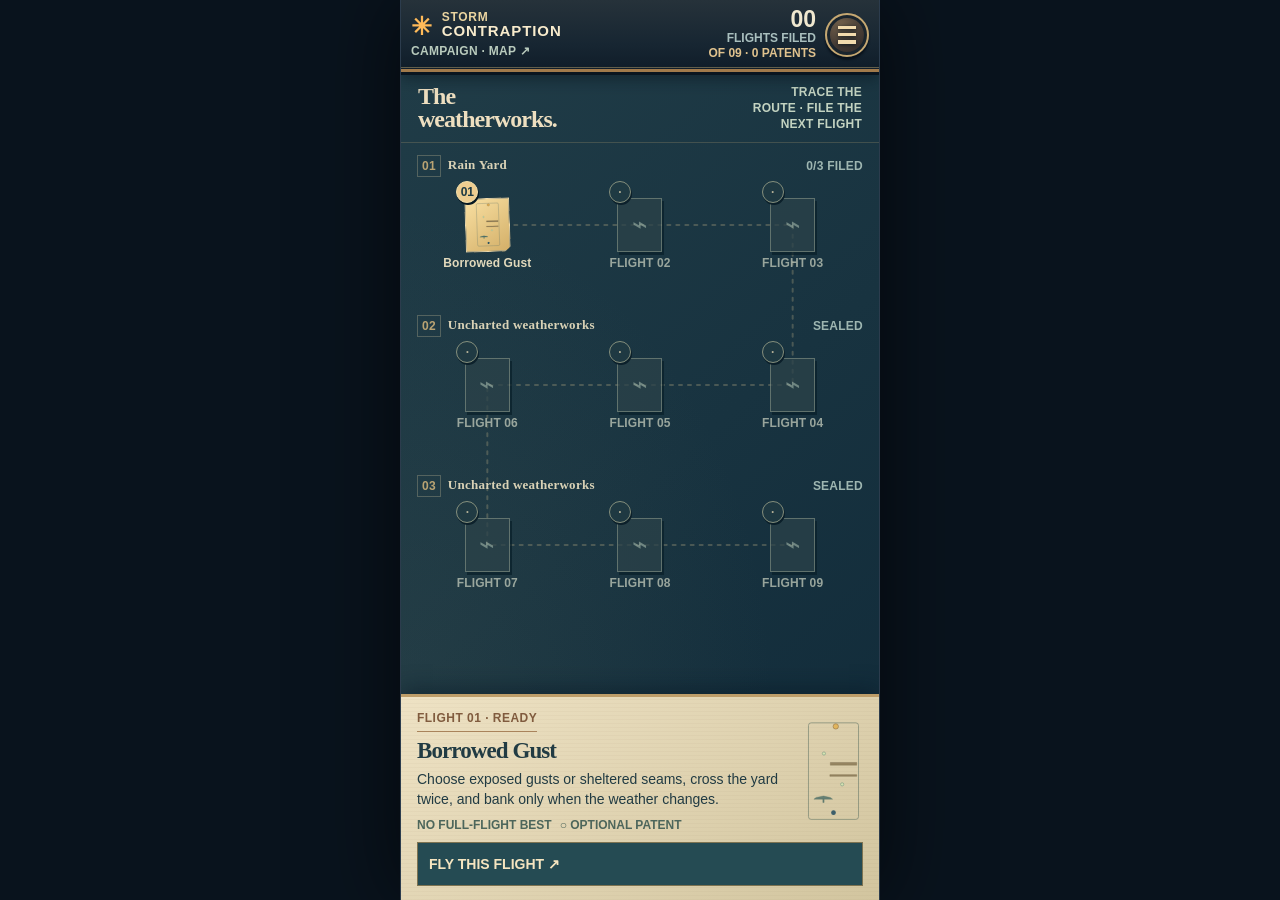
<file: index.html>
<!doctype html>
<html lang="en"><head><meta charset="utf-8"><meta name="viewport" content="width=device-width, initial-scale=1, viewport-fit=cover, maximum-scale=1"><meta name="theme-color" content="#111b29"><title>Storm Contraption · The Weatherworks Campaign</title>
<link rel="icon" href="./favicon.svg"><link rel="stylesheet" href="./style.css?v=storm-campaign-public-20261001-v1"><link rel="stylesheet" href="./expedition.css?v=storm-campaign-public-20261001-v1"><link rel="stylesheet" href="./alpha3.css?v=storm-campaign-public-20261001-v1"><link rel="stylesheet" href="./alpha4.css?v=storm-campaign-public-20261001-v1"><link rel="stylesheet" href="./chapters.css?v=storm-campaign-public-20261001-v1"><link rel="stylesheet" href="./campaign.css?v=storm-campaign-public-20261001-v1"></head><body>
<main class="machine lab campaign" data-mode="campaign" aria-label="Storm Contraption Campaign">
<header class="topbar"><button id="map-button" class="brand" aria-label="Campaign map"><span class="bolt">✳</span> STORM<br><strong>CONTRAPTION</strong><small class="version">CAMPAIGN · MAP ↗</small></button><div class="flight-data"><span id="height">000</span><small id="height-label">METRES UP</small><small id="best">BEST —</small></div><button id="pause-button" class="restart" aria-label="Open game menu" aria-haspopup="dialog" aria-controls="pause-sheet" aria-expanded="false"><span class="pause-icon" aria-hidden="true"></span></button></header>
<section class="scene" aria-label="Flying area"><canvas id="world" aria-hidden="true"></canvas><div class="stage-tag" id="stage"></div><div id="patent-count" class="patent-count" role="status" aria-live="polite">PATENT 0/1</div><div class="flight-notices"><div class="rest-hint" id="rest-hint" role="status">HOLD AIM · PULL FLAP TO FLY</div></div><div id="impact-notice" class="impact-notice" role="status" hidden><span id="impact-text"></span><button id="impact-retry">RETRY</button></div>
<div class="sheet" id="pause-sheet" role="dialog" aria-modal="true" aria-labelledby="pause-title" hidden><div class="sheet-card"><span class="eyebrow">THE WEATHERWORKS · FIELD MENU</span><h2 id="pause-title">PAUSED.</h2><p id="pause-hint"></p><p id="save-warning" class="save-warning" role="status" hidden></p><button id="pause-resume">RESUME FLIGHT</button><button id="pause-restart">RESTART AT BASKET</button><button id="pause-new">NEW FULL FLIGHT</button><button id="pause-map">CAMPAIGN MAP ↗</button><div class="feedback-options"><label><input id="sound-toggle" type="checkbox" checked> SOUND</label><label><input id="haptic-toggle" type="checkbox"> HAPTICS (if supported)</label><small id="audio-status"></small></div><div id="menu-options"><details class="field-notes" id="menu-notebook"><summary>Patent notebook <span id="notebook-count">0/9</span></summary><ol id="notebook-list"></ol></details><details class="field-notes"><summary>How to fly · field notes</summary><p>Hold the left lever to aim. Pull the right lever down to flap, then release to reset. Aim changes your next impulse, not your existing drift: flap the other way to brake. Checked mint baskets are the current respawn well. Gold paper is optional, not a hazard.</p><p>Keyboard: ←/→ + Space; Escape pauses. An earned-basket resume still files the flight for campaign progress. Resumed or manually basket-restarted flights are practice-only for best times; start a new full flight for a best time. Sound wakes on the first gesture. Reduced motion follows your device setting.</p><a href="./credits.html" target="_blank" rel="noopener">Photo credits ↗</a></details><details id="campaign-restart" class="field-notes" hidden><summary>Start campaign over</summary><p>Clear campaign filing and the current flight? Your notebook, best times and preferences stay.</p><button id="campaign-new">YES · START A NEW CAMPAIGN</button></details><details id="storage-reset" hidden><summary>Reset unreadable campaign data</summary><p>This deletes only campaign progress, records and preferences. Lab and earlier game saves stay untouched.</p><button id="reset-lab">CONFIRM CAMPAIGN RESET</button></details><p class="local-note"><a href="./credits.html" target="_blank" rel="noopener noreferrer">Art credits ↗</a></p></div><p id="pause-privacy" class="local-note">Progress, patents and best times stay in this browser. No game analytics.</p></div></div>
<div class="sheet" id="victory" role="region" aria-labelledby="victory-title" hidden><div class="sheet-card victory-card"><span class="eyebrow">AN INVENTION WORTH REPEATING</span><h2 id="victory-title">FLIGHT FILED.</h2><p id="report-level"></p><p id="report-scope" class="report-scope"></p><dl class="flight-report"><div><dt>FLIGHT TIME</dt><dd id="report-time"></dd></div><div><dt>PATENT</dt><dd id="report-patents"></dd></div><div><dt>CRASHES</dt><dd id="report-crashes"></dd></div><div><dt>BASKET RETRIES</dt><dd id="report-retries"></dd></div></dl><p id="report-best" class="report-best"></p><div class="flight-goals"><span id="goal-complete"></span><span id="goal-patents"></span><span id="goal-clean"></span></div><p id="campaign-ending" class="campaign-ending" hidden></p><button id="report-next" hidden>NEXT FLIGHT ↗</button><button id="report-map">CAMPAIGN MAP ↗</button><button id="report-replay">TRY THIS FLIGHT AGAIN</button></div></div>
</section>
<div class="controls" aria-label="Flight controls"><div class="aim-zone"><div class="control-label">AIM <small>HOLD TO STEER THRUST</small></div><div id="aim-track" class="aim-track" role="slider" tabindex="0" aria-label="Aim direction, hold while flapping" aria-valuemin="0" aria-valuemax="180" aria-valuenow="90" aria-valuetext="Up"><div class="ticks"><i></i><i></i><i></i><i></i><i></i></div><div id="aim-knob" class="aim-knob"><span>✳</span></div></div><div class="ends"><span>LEFT</span><span>UP</span><span>RIGHT</span></div></div><div class="flap-zone"><div class="control-label">FLAP</div><div id="flap-track" class="flap-track" role="slider" tabindex="0" aria-label="Wing lever, pull down to flap and release to reset" aria-valuemin="0" aria-valuemax="100" aria-valuenow="0"><div class="flap-line"></div><div id="flap-knob" class="flap-knob"><span>↕</span></div><span class="flap-top">RESET</span><span class="flap-bottom">POWER</span></div></div></div>
<section id="workbench" class="workbench route-overview" aria-labelledby="map-title">
<header class="map-header"><h1 id="map-title">The weatherworks.</h1><p id="campaign-summary" role="status">TRACE THE ROUTE · FILE THE NEXT FLIGHT</p></header>
<div class="route-scroll"><nav id="route-board" aria-label="Nine-flight campaign route"></nav></div>
<section id="flight-detail" class="flight-detail" aria-labelledby="detail-title"><div class="detail-body"><span id="detail-number" class="eyebrow"></span><h2 id="detail-title"></h2><p id="detail-premise"></p><div class="detail-record"><span id="detail-best"></span><span id="detail-patent"></span></div></div><figure id="detail-plan" aria-label="Compressed static flight plan, not to scale"></figure><div class="detail-actions"><button id="campaign-start">FLY THIS FLIGHT ↗</button><button id="continue-flight" hidden>VIEW FILED FLIGHT ↗</button></div><p id="storage-warning" role="status" hidden></p></section>
</section></main><script type="module" src="./src/chapters-main.mjs?v=storm-campaign-public-20261001-v1"></script></body></html>
</file>
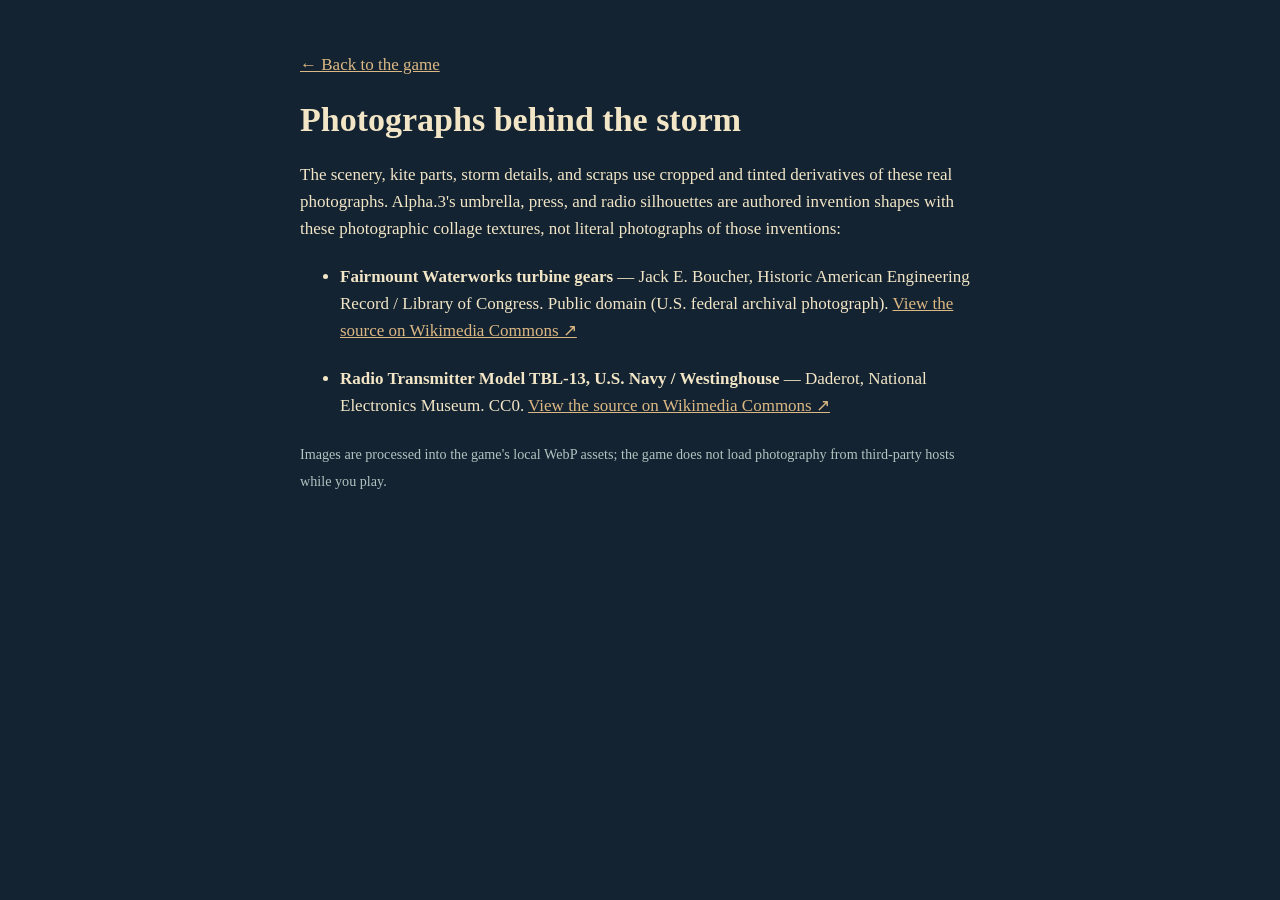
<file: credits.html>
<!doctype html>
<html lang="en"><head><meta charset="utf-8"><meta name="viewport" content="width=device-width, initial-scale=1"><title>Storm Contraption · Photo credits</title><style>html{background:#142331;color:#f2e6c7;font:17px/1.6 Georgia,serif}body{max-width:680px;margin:3rem auto;padding:0 1.3rem}a{color:#dcb884}li{margin:1.2rem 0}small{color:#b2c3c1}h1{line-height:1.1}</style></head>
<body><a href="./">← Back to the game</a><h1>Photographs behind the storm</h1>
<p>The scenery, kite parts, storm details, and scraps use cropped and tinted derivatives of these real photographs. Alpha.3's umbrella, press, and radio silhouettes are authored invention shapes with these photographic collage textures, not literal photographs of those inventions:</p>
<ul>
<li><strong>Fairmount Waterworks turbine gears</strong> — Jack E. Boucher, Historic American Engineering Record / Library of Congress. Public domain (U.S. federal archival photograph). <a href="https://commons.wikimedia.org/wiki/File:DETAIL_OF_TURBINE_GEARS_(4%27_x_5%27_negative)_-_Fairmount_Waterworks,_East_bank_of_Schuylkill_River,_Aquarium_Drive,_Philadelphia,_Philadelphia_County,_PA_HAER_PA,51-PHILA,328-80.tif">View the source on Wikimedia Commons ↗</a></li>
<li><strong>Radio Transmitter Model TBL-13, U.S. Navy / Westinghouse</strong> — Daderot, National Electronics Museum. CC0. <a href="https://commons.wikimedia.org/wiki/File:Radio_Transmitter_Model_TBL-13,_US_Navy,_Westinghouse_-_National_Electronics_Museum_-_DSC00251.JPG">View the source on Wikimedia Commons ↗</a></li>
</ul><small>Images are processed into the game's local WebP assets; the game does not load photography from third-party hosts while you play.</small>
</body></html>
</file>
<file: style.css>
*{box-sizing:border-box}html,body{margin:0;width:100%;height:100%;overflow:hidden;background:#09131d;color:#f2e6c7;font-family:Georgia,'Times New Roman',serif}button{font:inherit;cursor:pointer}.machine{position:relative;width:min(100%,480px);height:100dvh;min-height:520px;margin:auto;background:#152336;overflow:hidden;box-shadow:0 0 80px #0009;display:flex;flex-direction:column;border-inline:1px solid #a6bdc228}.topbar{z-index:5;display:flex;align-items:center;justify-content:space-between;height:72px;padding:12px 18px 9px;background:linear-gradient(180deg,#162535,#1b2b3a);border-bottom:2px solid #89969855;flex:none}.brand{font-family:Arial,sans-serif;letter-spacing:.13em;font-weight:800;line-height:.96;font-size:12px;color:#ebd5a0}.brand strong{font-size:15px;letter-spacing:.06em;color:#f8ebcc}.bolt{float:left;font-size:25px;color:#ffba59;margin:2px 9px 0 0}.flight-data{text-align:right;margin-left:auto;padding-right:18px;display:flex;flex-direction:column;line-height:1}.flight-data>span{font:bold 24px/1 Arial,sans-serif;font-variant-numeric:tabular-nums;color:#f0e8cf}.flight-data small{font:700 9px/1.8 Arial,sans-serif;letter-spacing:.14em;color:#a9bfbe}.restart{background:#ead8ac17;color:#f7e7c3;border:1px solid #b8bca26b;width:39px;height:39px;border-radius:50%;font:28px/28px Arial,sans-serif}.restart:active,.restart:focus-visible{background:#d19d56;color:#13202b;outline:2px solid #f4e4be}.scene{position:relative;flex:1;min-height:0;overflow:hidden;background:#1e3042}canvas{width:100%;height:100%;display:block}.stage-tag{position:absolute;left:17px;top:16px;padding:6px 9px;background:#13212cd9;border:1px solid #e1cfaa75;font:700 10px Arial,sans-serif;letter-spacing:.12em;color:#f5e0b8;pointer-events:none}.stage-tag span{color:#ffc16e}.log-status{position:absolute;right:17px;top:16px;padding:6px 8px;background:#13212cd9;border:1px solid #e1cfaa75;font:700 9px Arial,sans-serif;letter-spacing:.08em;color:#ddcfb1;pointer-events:none}.log-status[data-state="on"]{color:#b6e2c0;border-color:#77b98c}.log-status[data-state="off"]{color:#ffba82;border-color:#c98167}.controls{z-index:5;flex:none;position:absolute;left:0;right:0;bottom:0;height:calc(220px + env(safe-area-inset-bottom));display:flex;gap:18px;padding:14px 20px max(14px,env(safe-area-inset-bottom));pointer-events:none;user-select:none;-webkit-user-select:none}.aim-zone{flex:1;min-width:0;padding-top:2px}.flap-zone{width:85px;flex:none}.control-label{font:800 11px Arial,sans-serif;letter-spacing:.15em;color:#f5e8ca;display:flex;gap:7px;align-items:center;white-space:nowrap}.control-label>span{background:#c5995d;color:#172331;padding:2px 4px;letter-spacing:0}.control-label small{margin-left:auto;font:700 10px Arial,sans-serif;color:#b5c5bf;letter-spacing:0}.aim-track,.flap-track{touch-action:none;position:relative;outline:none;pointer-events:auto}.controls .control-label,.controls .ends{text-shadow:0 2px 3px #07121f,0 0 8px #07121f}.aim-track{height:66px;margin-top:29px;border-radius:9px;background:linear-gradient(180deg,#101d29,#314858 30%,#1b2c39 65%,#0e1a24);border:2px solid #69878d;box-shadow:inset 0 3px 12px #070f17,0 3px 0 #0a1822}.aim-track:before{content:'';position:absolute;left:8%;right:8%;top:50%;height:3px;background:#e3c89493;box-shadow:0 1px #18232c}.aim-track:focus-visible,.flap-track:focus-visible{outline:2px solid #ffd07c;outline-offset:3px}.ticks{position:absolute;inset:0 12px;display:flex;align-items:center;justify-content:space-between}.ticks i{height:15px;width:2px;background:#d0af7380}.ticks i:nth-child(3){height:26px;background:#e8d9a9}.aim-knob{position:absolute;left:50%;top:50%;transform:translate(-50%,-50%);width:54px;height:54px;display:grid;place-items:center;border-radius:50%;border:3px solid #f2d7a2;background:radial-gradient(circle at 33% 28%,#ffdb9a,#a76e42 54%,#513a32 73%);box-shadow:0 4px 8px #0009,inset 0 0 0 4px #533e32;color:#30242a;font:27px Arial,sans-serif;pointer-events:none}.aim-track.active .aim-knob,.flap-track.active .flap-knob{filter:brightness(1.25);box-shadow:0 0 18px #f5b95c88,0 4px 9px #0009}.ends{display:flex;justify-content:space-between;padding:9px 4px;font:700 9px Arial,sans-serif;letter-spacing:.1em;color:#bbcac7}.flap-track{height:170px;margin-top:8px;border-radius:9px;background:linear-gradient(90deg,#0e1b27,#324b58 30%,#192a39 75%,#0d1925);border:2px solid #68838c;box-shadow:inset 0 3px 12px #07111a;overflow:hidden}.flap-line{position:absolute;left:50%;top:18px;bottom:18px;width:4px;background:#d5a65a8c;transform:translateX(-50%)}.flap-knob{position:absolute;left:50%;top:21px;transform:translate(-50%,-50%);height:40px;width:59px;border-radius:7px;border:2px solid #f4cf86;background:linear-gradient(160deg,#c8a170,#765747);display:grid;place-items:center;box-shadow:0 4px 7px #0009;color:#f9e3b6;font:27px Arial,sans-serif;pointer-events:none}.flap-top,.flap-bottom{position:absolute;right:3px;font:700 7px Arial,sans-serif;letter-spacing:.05em;color:#b7c9ca;writing-mode:vertical-rl;pointer-events:none}.flap-top{top:5px}.flap-bottom{bottom:5px;color:#f3bb70}.message,.death{position:absolute;inset:0;display:flex;align-items:center;justify-content:center;z-index:3}.message{pointer-events:none;background:linear-gradient(180deg,#0a172813,#0a1728a8 62%,#0a172810)}.message-inner{text-align:center;width:min(94%,345px);margin-top:-10px;padding:19px 12px 25px;background:#132433c9;border:1px solid #d7b98593;box-shadow:8px 10px 0 #0b17225e;transform:rotate(-1deg)}.eyebrow{font:800 10px Arial,sans-serif;letter-spacing:.21em;color:#f6bc70}.message h1,.death h2{font:bold 44px/.89 Georgia,serif;letter-spacing:-.035em;margin:13px 0;color:#f5e6c2;text-shadow:3px 4px #091823}.message h1 em{font-style:normal;color:#ffbd63}.message p{font:13px/1.48 Arial,sans-serif;color:#d5dfdb;margin:15px 0 18px}.message p b{color:#ffcc82}.begin{font:800 11px Arial,sans-serif;letter-spacing:.13em;color:#162532;background:#f5c473;padding:10px 14px;display:inline-block}.privacy-note{display:block;margin-top:12px;font:10px/1.35 Arial,sans-serif;color:#b5c6c6}.message.dismissed{display:none}.death{background:#0b1625b9}.death[hidden]{display:none}.death-card{width:min(88%,300px);background:#eee1c3;color:#1d2b38;padding:23px 22px 20px;transform:rotate(2deg);box-shadow:9px 10px 0 #0d1724;border:2px dashed #654a38;text-align:center}.death-card .eyebrow{color:#a54b34}.death h2{color:#233547;text-shadow:none;font-size:40px}.death p{font:13px Arial,sans-serif}.death button{width:100%;background:#bc6344;border:0;color:#fff5da;padding:15px 12px;font:800 13px Arial,sans-serif;letter-spacing:.12em}.death button span{float:right}.death button:focus-visible{outline:3px solid #253746}@media(max-height:670px){.topbar{height:60px;padding-block:6px}.controls{height:calc(188px + env(safe-area-inset-bottom));padding-top:9px}.aim-track{margin-top:20px;height:54px}.aim-knob{height:47px;width:47px}.flap-track{height:139px}.message h1{font-size:36px}.message p{margin:8px 0 12px}.message-inner{padding:10px}}@media(max-width:350px){.controls{gap:11px;padding-inline:13px}.flap-zone{width:74px}.control-label small{display:none}.brand strong{font-size:12px}.aim-knob{width:48px;height:48px}}@media(prefers-reduced-motion:reduce){*{scroll-behavior:auto!important}}
/* Collage instrument and archival-paper skin. Original control geometry remains above. */
.topbar{position:relative;background:linear-gradient(180deg,#26323a,#172632 64%,#101d29);border-bottom:3px solid #a17a4b;box-shadow:0 3px 0 #0a151f,0 7px 14px #08131d80}.topbar:after{content:'';position:absolute;left:0;right:0;bottom:1px;border-bottom:1px solid #d2b77b6b;pointer-events:none}.flight-data{border-right:1px solid #ba9a644a;margin-right:11px;padding-right:13px}.restart{width:44px;height:44px;flex:none;background:radial-gradient(circle at 35% 25%,#73614b,#3c3430 65%,#211f22);border:2px solid #c5a872;box-shadow:inset 0 0 0 3px #1a252d,0 3px 2px #09121b}
.stage-tag,.log-status{z-index:1;box-shadow:2px 3px 0 #09131b9c,0 1px 5px #09131bb0;color:#263039}.stage-tag{left:15px;max-width:58%;padding:7px 8px 7px 11px;background:linear-gradient(108deg,#e9d6a9,#cbb688);border:1px solid #f5dfb5;border-left:4px solid #855e39;letter-spacing:.09em;clip-path:polygon(0 0,100% 0,100% 82%,97% 100%,0 100%);transform:rotate(-1deg)}.stage-tag span{color:#8a492e}.log-status{right:14px;max-width:37%;padding:7px 9px;background:linear-gradient(120deg,#e2d0a8,#b9a77f);border:1px solid #f0dab1;border-right:3px solid #705d44;letter-spacing:.05em;transform:rotate(1.5deg)}.log-status[data-state="on"]{color:#294c3f;border-right-color:#547c61}.log-status[data-state="off"]{color:#743d30;border-right-color:#a2583d}
.control-label,.ends{color:#f5e8ca;text-shadow:0 2px 3px #07121f,0 0 8px #07121f}.control-label>span{background:#d1ad72;color:#212d30;box-shadow:1px 2px 0 #16212b;transform:rotate(-4deg)}.control-label small{color:#f0e1be}.aim-track,.flap-track{border-color:#ab8c5d;border-radius:6px;box-shadow:inset 0 0 0 2px #2d3940,inset 0 4px 12px #080d14,3px 5px 0 #08131bbd}.aim-track{background:linear-gradient(180deg,#192937,#44545a 17%,#172532 40%,#16232e 75%,#0b1822)}.aim-track:before{height:4px;transform:translateY(-50%);background:linear-gradient(#8b6b43,#dbb774,#947149);border:1px solid #604a30;box-shadow:0 1px 2px #070e17}.ticks i{background:#dfbe83}.ticks i:nth-child(3){background:#f0dbad}.aim-knob{border-color:#e7c78e;background:radial-gradient(circle at 33% 28%,#f7d493,#ad7546 54%,#50392d 74%)}.aim-knob:after{content:'';position:absolute;inset:5px;border:1px solid #f4d6a774;border-radius:50%}.flap-track{background:linear-gradient(90deg,#121e28,#3b4b4f 20%,#1c3037 45%,#101e2b 75%,#15202a)}.flap-line{width:5px;background:linear-gradient(90deg,#6d5233,#d4af70,#5c4733);box-shadow:1px 0 2px #070f15}.flap-knob{border-radius:4px;border-color:#f0d195;background:linear-gradient(160deg,#d5ad75,#8b603c 55%,#574234);box-shadow:0 4px 7px #0009,inset 0 0 0 2px #6a4e37}.flap-top{color:#efe0ba}
.message{background:linear-gradient(180deg,#0815250d,#08152565 48%,#08152510)}.message-inner,.death-card{position:relative;isolation:isolate;background:linear-gradient(105deg,#b2946122 0 2%,transparent 2% 96%,#7b634a20 100%),repeating-linear-gradient(0deg,#6b513509 0 1px,transparent 1px 4px),linear-gradient(155deg,#f5e9cd,#e2cda6 68%,#d4ba8d);color:#24313a;border:1px solid #f9eac9;box-shadow:5px 7px 0 #1b2426bf,10px 13px 18px #07121ac9}
.message-inner{text-align:left;width:min(86%,330px);margin-top:-12px;padding:25px 19px 21px 25px;transform:rotate(-1.5deg);clip-path:polygon(0 0,100% 0,100% 96%,96% 98%,92% 97%,86% 100%,79% 98%,71% 100%,65% 98%,56% 100%,48% 98%,41% 100%,33% 98%,25% 100%,17% 98%,9% 100%,0 98%)}.message-inner:after{content:'';position:absolute;right:18px;top:9px;width:8px;height:8px;border-radius:50%;background:radial-gradient(circle at 33% 30%,#f3d797,#926b42 55%,#42362a);border:1px solid #725636;box-shadow:1px 2px 2px #3428168a}.eyebrow{display:inline-block;font:800 10px Arial,sans-serif;letter-spacing:.16em;color:#8a4e33;border-bottom:1px solid #a9835b;padding-bottom:5px}.message h1,.death h2{font:bold 42px/.9 Georgia,serif;letter-spacing:-.045em;margin:15px 0 13px;color:#25343a;text-shadow:1px 1px #fff8e2}.message h1 em{font-style:normal;color:#a45636}.message p{font:13px/1.48 Arial,sans-serif;color:#29353a;margin:12px 0 16px;max-width:235px}.message p b{color:#8e482f}.begin{font:800 10px Arial,sans-serif;letter-spacing:.09em;color:#f2dfb4;background:linear-gradient(120deg,#6b4830,#3a3430);border-left:3px solid #b27a44;box-shadow:3px 3px 0 #6e523a52;padding:10px 11px;display:inline-block;transform:rotate(1deg)}.privacy-note{display:block;margin-top:17px;padding-top:8px;border-top:1px solid #987b5990;max-width:270px;font:10px/1.35 Arial,sans-serif;color:#4c5350}
.death-card{width:min(85%,325px);padding:28px 22px 21px;transform:rotate(1.5deg);text-align:left;clip-path:polygon(0 0,100% 0,100% 94%,96% 95%,92% 94%,87% 99%,80% 97%,72% 100%,65% 97%,58% 100%,50% 97%,42% 100%,34% 97%,27% 100%,19% 97%,12% 100%,5% 97%,0 99%)}.death-card:after{content:'';position:absolute;left:17px;top:12px;width:10px;height:10px;border-radius:50%;background:radial-gradient(circle at 35% 30%,#f7dba6,#a27746 50%,#4d382b 75%);box-shadow:1px 2px 2px #3428168a}.death-card .eyebrow{margin-left:14px;color:#8b4935}.death h2{font-size:39px;margin:18px 0 8px;overflow-wrap:anywhere}.death p{font:13px/1.45 Arial,sans-serif;color:#3b4547;margin:0 0 20px;padding-bottom:12px;border-bottom:1px solid #a68762}.death button{min-height:48px;background:linear-gradient(115deg,#833d30,#a75c3c);border:1px solid #603b2f;color:#fff1cc;padding:12px 13px;text-align:left;font:800 12px Arial,sans-serif;box-shadow:3px 4px 0 #725b4288}.death button span{font-size:17px;line-height:12px}.death button:active{filter:brightness(1.2)}
.death[data-outcome="won"] .death-card{background:repeating-linear-gradient(0deg,#6b513509 0 1px,transparent 1px 4px),linear-gradient(155deg,#f5e9d2,#decea9 70%,#c4bb9a);border-color:#f5e9d4;box-shadow:5px 7px 0 #263e3dbf,10px 13px 18px #07121ac9}.death[data-outcome="won"] .eyebrow{color:#416a65}.death[data-outcome="won"] h2{color:#265457}.death[data-outcome="won"] button{background:linear-gradient(115deg,#315c5b,#4d7770);border-color:#315150}
/* The photographs sit behind, rather than on, the readable paper. */
.message::before,.death::before{content:'';position:absolute;left:50%;top:50%;width:115px;height:118px;background:url('./assets/gears-clipping.webp') center/contain no-repeat;transform:translate(63px,-205px) rotate(9deg);filter:drop-shadow(2px 5px 4px #07121acc)}.death::before{background-image:url('./assets/radio-clipping.webp');transform:translate(68px,-160px) rotate(11deg)}.death[data-outcome="won"]::before{background-image:url('./assets/goal-iris.webp');width:145px;transform:translate(52px,-160px) rotate(-12deg)}.message-inner,.death-card{z-index:1}
@media(max-height:760px){.message-inner{margin-top:-86px;padding:16px 18px 15px 22px}.message h1{font-size:36px;margin:9px 0}.message p{font-size:12px;line-height:1.38;margin:9px 0 11px}.privacy-note{margin-top:9px}.death-card{margin-top:-36px}}
@media(max-height:670px){.message-inner{margin-top:-32px;padding:14px 18px 17px 22px}.message h1{font-size:35px;margin:8px 0}.message p{margin:8px 0 10px;font-size:12px}.privacy-note{margin-top:10px}.death-card{padding-block:17px}.death h2{font-size:34px;margin:10px 0 6px}.death p{margin-bottom:10px;padding-bottom:8px}}
@media(max-width:350px){.stage-tag{font-size:9px;left:9px}.log-status{right:8px;font-size:8px}.message-inner{width:85%;padding-right:13px}.message h1{font-size:36px}.message p{font-size:12px}.death h2{font-size:34px}}
@media(max-height:590px){.message{align-items:flex-start}.message-inner{margin-top:55px;padding:10px 13px 11px 17px}.message h1{font-size:32px;margin:5px 0}.message p{line-height:1.3;margin:6px 0 8px}.begin{padding:7px 9px}.privacy-note{font-size:9.5px;line-height:1.25;margin-top:7px;padding-top:5px}.death-card{margin-top:-50px}}
</file>
<file: expedition.css>
/* Menus sit above the physical course, never between stages. */
.machine:has(.upgrade:not([hidden])) .scene{z-index:6}
.upgrade{position:absolute;inset:0;z-index:6;background:#081522d9;display:flex;align-items:center;justify-content:center;padding:12px}
.upgrade[hidden],.death[hidden]{display:none!important}
#pause-actions[hidden],#restart-confirm[hidden],.rest-hint[hidden]{display:none!important}
.upgrade-card{width:min(100%,340px);max-height:calc(100% - 16px);overflow-y:auto;overscroll-behavior:contain;touch-action:pan-y;padding:16px 17px;background:linear-gradient(155deg,#f5e9cd,#dfcba4 75%,#c5ae83);color:#253239;border:1px solid #f4deb4;border-left:4px solid #775638;box-shadow:5px 7px 0 #0b151cbc}
.upgrade h2{font:bold 24px/1 Georgia,serif;letter-spacing:-.045em;margin:9px 0 7px}
.upgrade p{font:12px/1.4 Arial,sans-serif;margin:0 0 10px}
.upgrade button{cursor:pointer;touch-action:manipulation;width:100%;min-height:44px;padding:9px 12px;border:1px solid #654a35;color:#f5e5bf;background:#435c5b;font:800 11px/1.25 Arial,sans-serif;text-align:left;letter-spacing:.05em}
.upgrade-card{width:min(100%,315px)}
#upgrade-choices{display:grid;gap:8px}
#upgrade-choices button strong,#upgrade-choices button small{display:block}
#upgrade-choices button small{font:11px/1.35 Arial,sans-serif;color:#e6dfc8;margin-top:4px;letter-spacing:0}
.upgrade button:focus-visible,.archive summary:focus-visible{outline:3px solid #314f5e;outline-offset:2px}
.flight-notices{position:absolute;z-index:3;right:14px;bottom:calc(275px + env(safe-area-inset-bottom));
  width:min(72%,240px);display:flex;flex-direction:column;align-items:flex-end;gap:9px;pointer-events:none}
.flight-toast,.rest-hint{width:max-content;max-width:100%;overflow-wrap:anywhere;text-align:center;pointer-events:none}
.flight-toast{padding:8px 11px;color:#173638;background:#e3edc9ed;border:1px solid #b7d6b4;
  box-shadow:2px 4px 0 #09131b9c;font:800 15px/1.3 Arial,sans-serif;letter-spacing:.04em;
  transform-origin:right bottom}
.flight-toast.popping{animation:notice-pop .36s cubic-bezier(.2,.7,.25,1) both}
@keyframes notice-pop{
  from{opacity:0;transform:translate(18px,7px) scale(.84)}
  68%{opacity:1;transform:translate(-3px,-2px) scale(1.04)}
  to{opacity:1;transform:none}
}
.flight-toast[hidden]{display:none}
.rest-hint{position:relative;padding:8px 10px;color:#f5edcf;background:#182c37ee;
  border:1px solid #b5d8b8a3;font:800 13.5px/1.3 Arial,sans-serif;letter-spacing:.05em}
.rest-hint::after{content:"";position:absolute;right:46px;top:100%;border:7px solid transparent;
  border-top-color:#b5d8b8a3;border-bottom:0}
.archive{border-block:1px solid #8a6e4f80;margin:10px 0 0;font:11px/1.42 Arial,sans-serif}
.archive summary{min-height:44px;display:flex;justify-content:space-between;align-items:center;cursor:pointer;font:800 10px Arial,sans-serif;letter-spacing:.06em;color:#314f52}
.archive summary span{color:#855b40}
.archive>div{padding:0 2px 11px;color:#344248}
.archive p{margin:8px 0}
.death{bottom:calc(265px + env(safe-area-inset-bottom))}
.death-card,.death[data-outcome="won"] .death-card{margin-top:0;max-height:calc(100% - 12px);overflow-y:auto}
.death[data-outcome="won"] .death-card:after{background:radial-gradient(circle at 35% 30%,#cef2dd,#477b72 58%,#263b3c)}
.death button:focus-visible{outline:3px solid #f3d599;outline-offset:2px}
/* Larger mechanical levers. Keep their physical travel aligned with the JS geometry. */
.controls{height:calc(265px + env(safe-area-inset-bottom))}
.aim-track{height:99px}
.aim-knob{width:81px;height:81px;font-size:31px}
.flap-track{height:213px}
.flap-knob{height:48px;top:25px}
.machine.awaiting-flap .flap-knob{animation:flap-ready-glow 1.35s ease-in-out infinite}
@keyframes flap-ready-glow{
  0%,100%{box-shadow:0 0 0 1px #b9e9b754,0 0 9px 3px #c8f6b477,inset 0 0 0 2px #6a4e37}
  50%{box-shadow:0 0 0 4px #b9e9b7b5,0 0 22px 9px #c8f6b4c7,inset 0 0 0 2px #6a4e37}
}
@media(prefers-reduced-motion:reduce){.machine.awaiting-flap .flap-knob{animation:none;box-shadow:0 0 0 3px #b9e9b7a8,0 0 14px 5px #c8f6b4a8}.flight-toast.popping{animation:none}}
.flap-top,.flap-bottom{right:0}
.flap-top{top:54px}.flap-bottom{bottom:54px}
.brand{background:none;border:0;padding:0;text-align:left;cursor:pointer;min-height:44px;flex:none;-webkit-tap-highlight-color:transparent}
.restart{-webkit-tap-highlight-color:transparent}
.brand:focus-visible{outline:2px solid #f6d69d;outline-offset:3px}
.flight-data #best{font-size:9px;letter-spacing:.09em;color:#e0c28e}
.pause-icon{display:block;width:19px;height:22px;margin:auto;background:linear-gradient(90deg,#f2dbad 0 6px,transparent 6px 12px,#f2dbad 12px 18px);filter:drop-shadow(0 1px 2px #07131a)}
.restart:disabled{opacity:.48;cursor:default}
.sheet[hidden]{display:none!important}
.machine.has-sheet .scene{z-index:6}
.sheet{position:absolute;inset:0;z-index:8;display:flex;align-items:center;justify-content:center;background:#081621d9;padding:17px}
.sheet-card{position:relative;isolation:isolate;width:min(100%,325px);max-height:calc(100% - 25px);overflow-y:auto;padding:24px 19px 20px;
  color:#25323a;background:repeating-linear-gradient(0deg,#6b513509 0 1px,transparent 1px 4px),linear-gradient(155deg,#f5e9cd,#dfcba4 75%,#c5ae83);
  border:1px solid #f8e4b9;box-shadow:5px 7px 0 #182b32b9,10px 13px 20px #06111ac9;
  clip-path:polygon(0 0,100% 0,100% 97%,95% 100%,87% 98%,79% 100%,70% 98%,61% 100%,51% 98%,42% 100%,32% 98%,23% 100%,13% 98%,0 100%)}
.sheet-card h2{font:bold 31px/.96 Georgia,serif;letter-spacing:-.04em;color:#253b3f;margin:13px 0 10px}
.sheet-card p{font:13px/1.45 Arial,sans-serif;color:#384647;margin:0 0 18px}
.sheet-card button,.sheet-card a{display:block;width:100%;min-height:46px;margin:8px 0;padding:11px 12px;text-align:left;
  border:1px solid #654a35;color:#f5e5bf;background:linear-gradient(115deg,#785037,#36353a);
  font:800 11px/1.3 Arial,sans-serif;letter-spacing:.07em;text-decoration:none;cursor:pointer}
.sheet-card a{background:linear-gradient(115deg,#396866,#2c4f55);border-color:#365e5d}
.sheet-card button:focus-visible,.sheet-card a:focus-visible{outline:3px solid #305c61;outline-offset:2px}
.sheet-card button:active,.sheet-card a:active{filter:brightness(1.2)}
.sheet-card button:disabled{opacity:.45;cursor:not-allowed}
.sheet-card .seed-readout{margin:-7px 0 8px;font:800 10px/1.4 Arial,sans-serif;letter-spacing:.08em;color:#40605b;overflow-wrap:anywhere}
.sheet-card .seed-context:not(:empty){margin:0 0 9px;padding:7px;border-left:3px solid #a36b49;background:#fff4d480;font-size:11px}
.seed-label{display:block;margin:4px 0 5px;font:800 10px Arial,sans-serif;letter-spacing:.09em;color:#314f52}
#run-seed{display:block;width:100%;min-height:44px;padding:9px 10px;border:1px solid #806848;background:#fff9e8;color:#253239;font:14px Arial,sans-serif}
#run-seed:focus-visible{outline:3px solid #305c61;outline-offset:2px}
#pause-restart-all{color:#4a3930;background:#dec8a5;border-color:#927250}
#restart-confirm p{margin:5px 0 12px}
#restart-confirm-go{background:linear-gradient(115deg,#974b39,#623128)}
.run-log{border-top:1px solid #8a6e4f80;margin-top:12px;padding-top:10px;font:11px/1.4 Arial,sans-serif;color:#384647}
.run-log label{display:flex;align-items:center;gap:9px;min-height:44px;font-weight:800;letter-spacing:.04em;cursor:pointer}
.run-log input{width:20px;height:20px;flex:none;accent-color:#305c61}
.run-log input:focus-visible{outline:3px solid #305c61;outline-offset:3px}
.sheet-card .run-log p{font:11px/1.4 Arial,sans-serif;margin:2px 0 8px}
.sheet-card #run-log-status{font-weight:800;margin:0;color:#45635b}
.sheet-card #run-log-status[data-state="off"]{color:#81503f}
#about-sheet .sheet-card{width:min(100%,285px);padding:19px 17px 15px}
#about-sheet .sheet-card h2{font-size:27px;margin:10px 0}
#about-sheet .sheet-card p{margin-bottom:12px}
#about-sheet .sheet-card a,#about-sheet .sheet-card button{min-height:44px;padding:9px 10px;margin:6px 0;font-size:10px}
@media(max-height:590px){
  .upgrade-card{padding:11px 13px;max-height:calc(100% - 8px)}
  .upgrade h2{font-size:21px;margin:5px 0}
  .upgrade p{font-size:11px;line-height:1.3}
  .death[data-outcome="won"] .death-card{padding:14px 18px 13px}
  .death[data-outcome="won"] h2{font-size:29px;margin:8px 0 4px}
  .death[data-outcome="won"] p{font-size:11px;line-height:1.3;margin-bottom:8px;padding-bottom:6px}
  .death[data-outcome="won"] button{font-size:10px;min-height:44px;padding:9px 11px}
}
@media(max-width:350px){
  .rest-hint::after{right:34px}
  .stage-tag{max-width:54%;font-size:8px;white-space:nowrap;padding:6px}
  .upgrade-card{padding:10px}
  .aim-knob{width:66px;height:66px}
  .flap-zone{min-width:75px}
}

/* Keep stage names as quiet orientation markers, not route instructions. */
.stage-tag{opacity:.78;font-size:9px;letter-spacing:.08em;padding:5px 7px;max-width:55%}
@media(max-width:350px){.stage-tag{font-size:8px;max-width:57%}}
</file>
<file: alpha3.css>
.version{display:block;margin:5px 0 0 35px;font:700 8px/1 Arial,sans-serif;letter-spacing:.14em;color:#b9cbbd}
.control-label small{display:block;font:700 7.5px/1.3 Arial,sans-serif;letter-spacing:.07em;margin-top:4px;color:#c5d3cb}
.aim-zone .control-label{min-height:25px}
.impact-notice{position:absolute;z-index:4;left:15px;right:15px;top:48px;width:max-content;max-width:calc(100% - 30px);padding:7px 10px;border-left:3px solid #f2a17e;background:#12212beb;color:#ffe4c3;font:800 10px/1.4 Arial,sans-serif;letter-spacing:.04em;pointer-events:none}
.impact-notice[hidden],.save-warning[hidden],#victory[hidden]{display:none!important}
.impact-notice{display:flex;align-items:center;gap:8px;padding-block:0}
.impact-notice span{max-width:230px}
.impact-notice button{pointer-events:auto;min-width:52px;min-height:44px;border:0;border-left:1px solid #cda37566;background:transparent;color:#ffe4c3;font:800 10px Arial,sans-serif;cursor:pointer}
.feedback-options{display:grid;gap:0;border-top:1px solid #9a825b80;padding-top:5px;margin-top:9px;font:800 10px/1.4 Arial,sans-serif;color:#344d50;letter-spacing:.05em}
.feedback-options label{display:flex;align-items:center;gap:9px;min-height:44px;cursor:pointer}
.feedback-options input{width:20px;height:20px;accent-color:#305c61;flex:none}
.feedback-options small{font:11px/1.4 Arial,sans-serif;letter-spacing:0;color:#4c625d;margin:1px 0 6px}
.save-warning{padding:8px;border-left:3px solid #a76142;background:#f5d9a8a0!important;font-size:11px!important}
.sheet-card{touch-action:pan-y;overscroll-behavior:contain}
.victory-card{background:repeating-linear-gradient(0deg,#57634109 0 1px,transparent 1px 4px),linear-gradient(155deg,#f3eed9,#d6dfbf 75%,#b7c9ad)}
.victory-card h2{font-size:36px;color:#315b56}
#victory-inspect{background:#d3d6b7;color:#3d5653;border-color:#7d9683}
.controls{padding-top:25px}
.flight-notices{max-width:78%;bottom:calc(240px + env(safe-area-inset-bottom))}
.rest-hint{font-size:12px;max-width:100%}
.keyboard-note{font-size:11px!important}
@media(max-width:350px){.control-label small{font-size:6.5px;letter-spacing:0}.flight-notices{right:9px;max-width:82%}.rest-hint{font-size:10px}.version{margin-left:33px}.stage-tag{font-size:8px}.impact-notice{font-size:9px;left:10px;right:10px}.victory-card h2{font-size:31px}}
@media(max-height:720px){.sheet-card{padding:18px 16px 14px;max-height:calc(100% - 20px)}.sheet-card h2{font-size:27px;margin-block:9px}.sheet-card p{font-size:12px;margin-bottom:10px}.sheet-card button{min-height:44px;margin-block:5px;padding:9px 11px}.feedback-options{margin-top:6px}.run-log{margin-top:7px;padding-top:5px}.run-log p{font-size:10px!important}.victory-card h2{font-size:31px}}
</file>
<file: alpha4.css>
.patent-count{position:absolute;z-index:2;right:15px;top:31px;color:#e1cf97;font:700 9px/1.4 Arial,sans-serif;letter-spacing:.1em;pointer-events:none;text-shadow:0 1px 3px #081725}
.flight-report{display:grid;gap:6px;margin:12px 0;padding:10px 0;border-block:1px solid #71958666;font:700 11px/1.4 Arial,sans-serif;letter-spacing:.05em;color:#35564e}
.flight-report div{display:flex;justify-content:space-between;gap:20px}.flight-report dd{margin:0;font-variant-numeric:tabular-nums;color:#213d38}.flight-report dt{font-size:9px;color:#52645a}
.sheet-card .report-scope{font:700 9px/1.4 Arial,sans-serif;letter-spacing:.07em;margin:4px 0;color:#5c6c58}.sheet-card .report-best{font:700 10px/1.4 Arial,sans-serif;margin:8px 0;color:#365f51}
.flight-goals{display:flex;justify-content:space-between;gap:5px;margin:9px 0 12px;font:700 8px/1.4 Arial,sans-serif;color:#737e69}.flight-goals .achieved{color:#275749}
.victory-card h2{font-size:32px;margin-block:9px}.victory-card p{font-size:12px;margin-bottom:7px}.victory-card .eyebrow{font-size:8px}
@media(max-height:720px){.victory-card{padding:14px 16px}.victory-card h2{font-size:27px;line-height:.98}.victory-card p{font-size:11px}.flight-report{margin:8px 0;gap:4px;padding:7px 0}.flight-goals{font-size:7px;margin-block:7px}.victory-card button{margin-block:4px}.patent-count{right:11px;font-size:8px}}
</file>
<file: chapters.css>
[hidden]{display:none!important}.lab .brand{background:none;border:0;text-align:left;padding:0}.lab .version{font-size:7px;letter-spacing:.06em}.workbench{position:absolute;inset:0;z-index:12;background:linear-gradient(145deg,#efe2c5,#d6c29b);color:#263b40;display:flex;flex-direction:column;min-height:0}.map-header{padding:22px 20px 12px;border-bottom:1px solid #99774a60;flex:none;background:linear-gradient(130deg,#f3e6caee,#e4d0aeee)}.map-header h1{font:bold 34px/1 Georgia,serif;margin:12px 0 7px;letter-spacing:-.055em}.map-header p{font:12px/1.4 Arial,sans-serif;margin:0}.map-header .eyebrow{font-size:8px}.workbench button{touch-action:manipulation;border:1px solid #7d694b;color:#253c40;background:#ede0c1;font:700 11px/1.3 Arial,sans-serif;min-height:44px}.workbench button:focus-visible,.workbench summary:focus-visible{outline:3px solid #2d6c70;outline-offset:2px}#continue-flight{width:100%;text-align:left;padding:9px 12px;margin-top:12px;background:#305d60;color:#fff0ce}#chapter-tabs{display:grid;grid-template-columns:repeat(3,minmax(0,1fr));flex:none;padding:8px 12px;gap:5px;background:#203840}#chapter-tabs button{padding:7px 5px;background:#314d51;color:#e1d5ba;border-color:#728c80;font-size:10px}#chapter-tabs button[aria-current=true]{background:#e8d5a6;color:#20393e;border-color:#ecd8a6}.map-scroll{overflow:auto;min-height:0;padding:2px 18px 22px;touch-action:pan-y;overscroll-behavior:contain}#chapter-premise{font:12px/1.45 Arial,sans-serif;color:#476064;margin:13px 0}#flight-list{display:grid;gap:9px}.flight-card{position:relative;border-left:3px solid #8d6841;border-bottom:1px solid #9c825660;padding:10px 0 11px 12px}.flight-card h2{font:700 20px/1.1 Georgia,serif;margin:0 0 6px}.flight-card .flight-number{font:700 9px Arial,sans-serif;color:#7d573b;margin-right:8px}.flight-card p{font:11px/1.45 Arial,sans-serif;margin:0 0 8px;max-width:350px}.flight-card button{width:100%;display:flex;justify-content:space-between;gap:8px;padding:8px 10px;text-align:left;background:#345c5e;color:#ffefcc;border-color:#325557}.flight-card button small{font:700 9px Arial,sans-serif;align-self:center;color:#d2ddc8}.map-goals{display:flex;gap:10px;flex-wrap:wrap;margin:7px 0;font:700 8px/1.3 Arial,sans-serif;color:#526760}.map-goals .achieved{color:#245c4b}.notebook{margin-top:20px;padding:13px 12px;border:1px solid #9e835c;background:#f5e9cc7d;box-shadow:3px 4px 0 #79654022}.notebook h2{margin:0 0 7px;font:700 21px Georgia,serif}.notebook h2 span{font:700 11px Arial,sans-serif;float:right;margin-top:6px}.notebook p{font:11px/1.4 Arial,sans-serif;margin:0 0 10px}.notebook ol{list-style:none;margin:0;padding:0;display:grid;gap:5px}.notebook li{font:11px/1.4 Arial,sans-serif;color:#6e7567;padding:5px 6px;border-bottom:1px dashed #a38f6970}.notebook li.found{color:#2e594e;background:#dce2be}.field-notes{margin-top:17px;font:12px/1.45 Arial,sans-serif}.field-notes summary,#storage-reset summary{min-height:44px;padding-block:12px;cursor:pointer}.field-notes a{color:#2b6065}.local-note{font:10px/1.45 Arial,sans-serif!important;color:#526460}.workbench .local-note{margin-top:20px}.lab .sheet-card .local-note{margin-top:10px}.lab .stage-tag{max-width:70%;font-size:9px}.lab .patent-count{top:48px}.lab .flight-notices{width:min(85%,270px)}#storage-warning{border-left:3px solid #a25f39;padding:6px 8px;margin-top:9px;background:#f5d5a1;font:11px/1.4 Arial,sans-serif}#storage-reset{font:11px/1.4 Arial,sans-serif}#storage-reset button{width:100%;margin:8px 0}#storage-reset p{font-size:11px}.lab .flight-data{padding-right:8px;margin-right:8px}.lab .sheet-card button{font-size:10px}.lab .flight-goals{font-size:8px}.lab .sheet-card h2{font-size:30px}.lab #report-level{font-weight:bold}.lab .controls{transition:none}.lab .sheet-card{max-height:calc(100% - 18px)}@media(max-width:350px){.map-header{padding:17px 16px 10px}.map-header h1{font-size:30px}.map-scroll{padding-inline:14px}#chapter-tabs{padding-inline:8px}#chapter-tabs button{font-size:9px}.lab .stage-tag{font-size:8px}.flight-card h2{font-size:18px}.lab .brand strong{font-size:13px}.lab .brand{font-size:11px}.lab .bolt{font-size:22px;margin-right:6px}.lab .version{margin-left:28px;font-size:6px}.lab .flight-data>span{font-size:21px}.lab .flight-data small{font-size:8px}.lab .topbar{padding-inline:12px}}
</file>
<file: campaign.css>
.campaign .topbar{z-index:31}.campaign .pause-icon{width:18px;height:18px;background:linear-gradient(#f2dbad 0 3px,transparent 3px 7px,#f2dbad 7px 10px,transparent 10px 14px,#f2dbad 14px 17px)}.campaign #pause-button[aria-expanded=true] .pause-icon{background:linear-gradient(45deg,transparent 43%,#f2dbad 43% 57%,transparent 57%),linear-gradient(-45deg,transparent 43%,#f2dbad 43% 57%,transparent 57%)}
.campaign .workbench{top:72px;background:radial-gradient(ellipse at 0 75%,#51635a33,transparent 55%),linear-gradient(140deg,#203c47,#102a39);color:#eedfc0;display:grid;grid-template-rows:auto minmax(0,1fr) auto;isolation:isolate}.campaign .map-header{padding:12px 17px 9px;background:transparent;border-bottom:1px solid #c4aa753b;display:flex;align-items:center;gap:16px;justify-content:space-between}.campaign .map-header h1{font:700 24px/.95 Georgia,serif;letter-spacing:-.04em;margin:0;max-width:180px}.campaign #campaign-summary{font:700 12px/1.35 Arial,sans-serif;letter-spacing:.02em;color:#c3d3c1;margin:0;text-align:right;max-width:110px}
.route-scroll{min-height:0;overflow:auto;overscroll-behavior:contain;touch-action:pan-y;padding:5px 16px 9px}#route-board{position:relative;min-height:324px;height:100%;max-height:480px;display:grid;grid-template-rows:repeat(3,minmax(108px,1fr));isolation:isolate}.route-wiring{position:absolute;inset:0;width:100%;height:100%;pointer-events:none;z-index:-1;overflow:visible}.route-wiring polyline{fill:none;stroke-linecap:round;stroke-linejoin:round}.route-unfiled{stroke:#a59b795a;stroke-width:2;stroke-dasharray:3 6}.route-filed{stroke:#dec087;stroke-width:3;filter:drop-shadow(0 1px 1px #09151b)}
.route-chapter{position:relative;min-height:108px}.route-chapter-title{display:flex;align-items:center;gap:7px;font:700 13px Georgia,serif;letter-spacing:.02em;margin:7px 0 2px;color:#d9d2b6}.route-chapter-title .chapter-index{color:#b9a373;font:800 12px Arial,sans-serif;letter-spacing:.02em;border:1px solid #a3a08666;padding:3px 4px}.route-chapter-title small{margin-left:auto;font:700 12px Arial,sans-serif;letter-spacing:.02em;color:#9eb6b1}.route-stops{display:grid;grid-template-columns:repeat(3,minmax(0,1fr));align-items:center;justify-items:center;gap:12px;height:calc(100% - 30px)}.campaign .route-node{position:relative;display:flex;flex-direction:column;align-items:center;justify-content:center;gap:4px;width:100%;height:100%;min-height:66px;border:0;background:none;color:#e2d9bc;padding:0;font:700 12px/1.3 Arial,sans-serif;text-align:center}.route-face{position:relative;display:flex;align-items:center;justify-content:center;width:45px;height:54px;background:linear-gradient(140deg,#e9d6aa,#b6b69b);border:1px solid #eed9aa;box-shadow:3px 4px 0 #08192388;transform:rotate(-2deg);clip-path:polygon(0 0,100% 0,100% 91%,87% 100%,0 100%)}.route-face svg{width:26px;height:48px}.route-pin{position:absolute;left:calc(50% - 31px);top:2px;z-index:2;background:#213b43;border:1px solid #a8ad90;color:#e6d8b2;width:22px;height:22px;display:grid;place-items:center;border-radius:50%;font:800 12px Arial,sans-serif;box-shadow:1px 2px 0 #071923}.route-label{min-height:31px;max-width:100px;letter-spacing:.01em}.campaign .route-node:disabled{cursor:default;opacity:.75;color:#c3cbbb}.route-node:disabled .route-face{background:#2b4249;border-color:#78877c;box-shadow:2px 3px 0 #09202a;clip-path:none;transform:none}.route-lock{font:26px Georgia,serif;color:#8da298}.route-node.is-selected .route-face{background:linear-gradient(145deg,#f9e0a2,#d3af68);box-shadow:0 0 0 2px #e8c483,4px 5px 0 #08192388}.route-node.is-current .route-pin{background:#edcd90;color:#1c3943;border-color:#f1dea9}.route-node.is-filed .route-pin{background:#477268;color:#e5edce}.campaign .route-node:focus-visible{outline:2px solid #efca89;outline-offset:2px;border-radius:3px}.route-node:active .route-face{filter:brightness(1.14)}
.plan-frame{fill:none;stroke:#6b7c6b;stroke-width:.8}.plan-umbrella{fill:#53736b;stroke:#315a55;stroke-width:.35}.plan-press{fill:#8a7854;stroke:#615539;stroke-width:.35}.plan-radio{fill:#846f4c;stroke:#675339;stroke-width:.35}.plan-well{fill:#d5e7b3;stroke:#477b6e;stroke-width:.5}.plan-start{fill:#214b60}.plan-goal{fill:#e3b150;stroke:#785934;stroke-width:.6}
.campaign .flight-detail{position:relative;display:grid;grid-template-columns:minmax(0,1fr) 59px;gap:8px 13px;background:repeating-linear-gradient(0deg,#6b513509 0 1px,transparent 1px 4px),linear-gradient(145deg,#eee2c4,#d2c59f);color:#213b43;border-top:3px solid #bd9d69;padding:13px 16px 14px;box-shadow:0 -6px 20px #0718247a}.detail-body{min-width:0}.campaign .flight-detail .eyebrow{font-size:12px;letter-spacing:.04em;padding-bottom:4px;color:#805b3e}.flight-detail h2{font:700 23px/1 Georgia,serif;letter-spacing:-.04em;margin:7px 0}.flight-detail p{font:14px/1.45 Arial,sans-serif;margin:0}.detail-record{display:flex;flex-wrap:wrap;gap:3px 8px;font:700 12px/1.4 Arial,sans-serif;margin-top:8px;letter-spacing:.04em;color:#4d665b}#detail-plan{margin:0;align-self:center;height:108px;opacity:.85}#detail-plan svg{width:59px;height:108px}.detail-actions{grid-column:1/-1;display:flex;gap:7px}.campaign .detail-actions button{min-height:44px;border:1px solid #7d7351;padding:8px 11px;margin:0;background:#254b53;color:#f5e5c0;font:800 14px/1.3 Arial,sans-serif;text-align:left;flex:1}.campaign #continue-flight{background:transparent;color:#305654;font-size:14px}.campaign #storage-warning{grid-column:1/-1;margin:0;padding:7px;background:#f5d9a8;font-size:14px}.campaign .campaign-ending{font:14px/1.5 Arial,sans-serif}.campaign #report-next{background:#e8d5a6;color:#183d46}
.campaign #pause-sheet{inset:72px 0 0;z-index:30;background:#061923d9}.campaign #pause-sheet .sheet-card{max-height:calc(100% - 12px);width:min(100%,360px);overflow:auto}.campaign #menu-options{margin-top:7px}.campaign #menu-options summary{min-height:44px;display:flex;align-items:center;gap:9px;cursor:pointer;font:800 14px Arial,sans-serif;color:#325550}.campaign #menu-options .field-notes{margin:0;border-top:1px solid #9a825b80;padding:0 1px}.campaign #menu-options p{font:14px/1.45 Arial,sans-serif}.campaign #menu-options label{min-height:44px;display:flex;align-items:center;gap:8px;font:700 14px Arial,sans-serif}.campaign #menu-options input{width:20px;height:20px;accent-color:#305c61}.campaign #menu-options a{display:inline-block;background:none;color:#305c61;padding:10px 0;min-height:44px;font-size:14px}.campaign #menu-options ol{font:14px/1.5 Arial,sans-serif;padding-left:16px}.campaign #menu-options .found{color:#305c61}.campaign #pause-privacy{font:14px/1.45 Arial,sans-serif!important;margin-top:12px}
@media(max-width:350px){.campaign .map-header{padding:11px 13px 8px}.campaign .map-header h1{font-size:21px;max-width:160px}.campaign #campaign-summary{font-size:12px;max-width:125px}.route-scroll{padding-inline:12px}.route-stops{gap:5px}.route-chapter-title{font-size:12px}.route-face{width:40px;height:49px}.route-face svg{height:44px;width:24px}.route-label{font-size:12px;max-width:90px}.campaign .flight-detail{padding:11px 12px 12px;grid-template-columns:minmax(0,1fr) 50px;gap:7px 10px}.flight-detail h2{font-size:21px}.flight-detail p{font-size:14px}#detail-plan{height:98px}#detail-plan svg{width:50px;height:98px}.detail-record{font-size:12px}}
@media(max-height:740px){#route-board{min-height:306px;grid-template-rows:repeat(3,minmax(102px,1fr))}.route-chapter{min-height:102px}.route-chapter-title{margin-top:3px}.route-face{height:45px;width:40px}.route-face svg{height:40px;width:23px}.route-pin{top:0}.campaign .flight-detail{padding-block:10px}.flight-detail h2{font-size:20px}.detail-record{margin-top:6px}.campaign .map-header h1{font-size:21px}}

/* Readable instrument/menu type; narrow screens keep the same text floor. */
.campaign{font-size:14px}.campaign .topbar{padding:8px 10px;display:grid;grid-template-columns:minmax(0,1fr) auto 44px;gap:6px}.campaign .brand{font-size:12px;letter-spacing:.06em;line-height:1.05;min-width:0}.campaign .version{font-size:12px;line-height:1.2;letter-spacing:.025em;margin-left:0;clear:both}.campaign .flight-data{margin:0;padding-right:3px;border:0}.campaign .flight-data>span{font-size:23px}.campaign .flight-data small,.campaign .flight-data #best{font-size:12px;line-height:1.25;letter-spacing:0;white-space:nowrap}.campaign .stage-tag{font-size:12px;line-height:1.3;letter-spacing:.02em;opacity:1;max-width:calc(100% - 130px);white-space:normal}.campaign .patent-count{font-size:12px;letter-spacing:.02em}.campaign .control-label{font-size:14px;letter-spacing:.06em}.campaign .control-label small{font-size:12px;line-height:1.3;letter-spacing:0}.campaign .ends,.campaign .flap-top,.campaign .flap-bottom{font-size:12px;letter-spacing:.02em}.campaign .rest-hint{font-size:14px;letter-spacing:.02em}.campaign .impact-notice{font-size:13px;letter-spacing:.02em}.campaign .impact-notice button{font-size:14px}.campaign .eyebrow{font-size:12px;line-height:1.35;letter-spacing:.04em}.campaign .sheet-card p{font-size:14px;line-height:1.45}.campaign .sheet-card button,.campaign .sheet-card a{font-size:14px;line-height:1.3;letter-spacing:.035em}.campaign .feedback-options,.campaign .feedback-options label{font-size:14px;letter-spacing:.02em}.campaign .feedback-options small{font-size:14px;line-height:1.4}.campaign .save-warning{font-size:14px!important}.campaign .flight-report{font-size:14px;line-height:1.4;letter-spacing:.02em}.campaign .flight-report dt{font-size:12px}.campaign .flight-goals{font-size:12px;line-height:1.4;flex-wrap:wrap;gap:6px 12px}.campaign .sheet-card .report-scope,.campaign .sheet-card .report-best{font-size:14px;letter-spacing:.02em}.campaign .map-header{gap:12px}.campaign .route-chapter-title{line-height:1.3}.campaign .route-chapter-title small{white-space:nowrap}.campaign .route-stops{height:calc(100% - 33px)}.campaign .detail-record{letter-spacing:0}.campaign .detail-actions{flex-wrap:wrap}.campaign #detail-plan{pointer-events:none}
@media(max-width:350px){.campaign .map-header h1{max-width:140px}.campaign .flight-detail{grid-template-columns:minmax(0,1fr)}.campaign #detail-plan{display:none}.campaign .route-chapter-title{font-size:14px}.campaign .route-chapter-title .chapter-index{padding:2px}.campaign .route-chapter-title{gap:5px}.campaign .detail-actions button{flex-basis:100%}}
</file>
